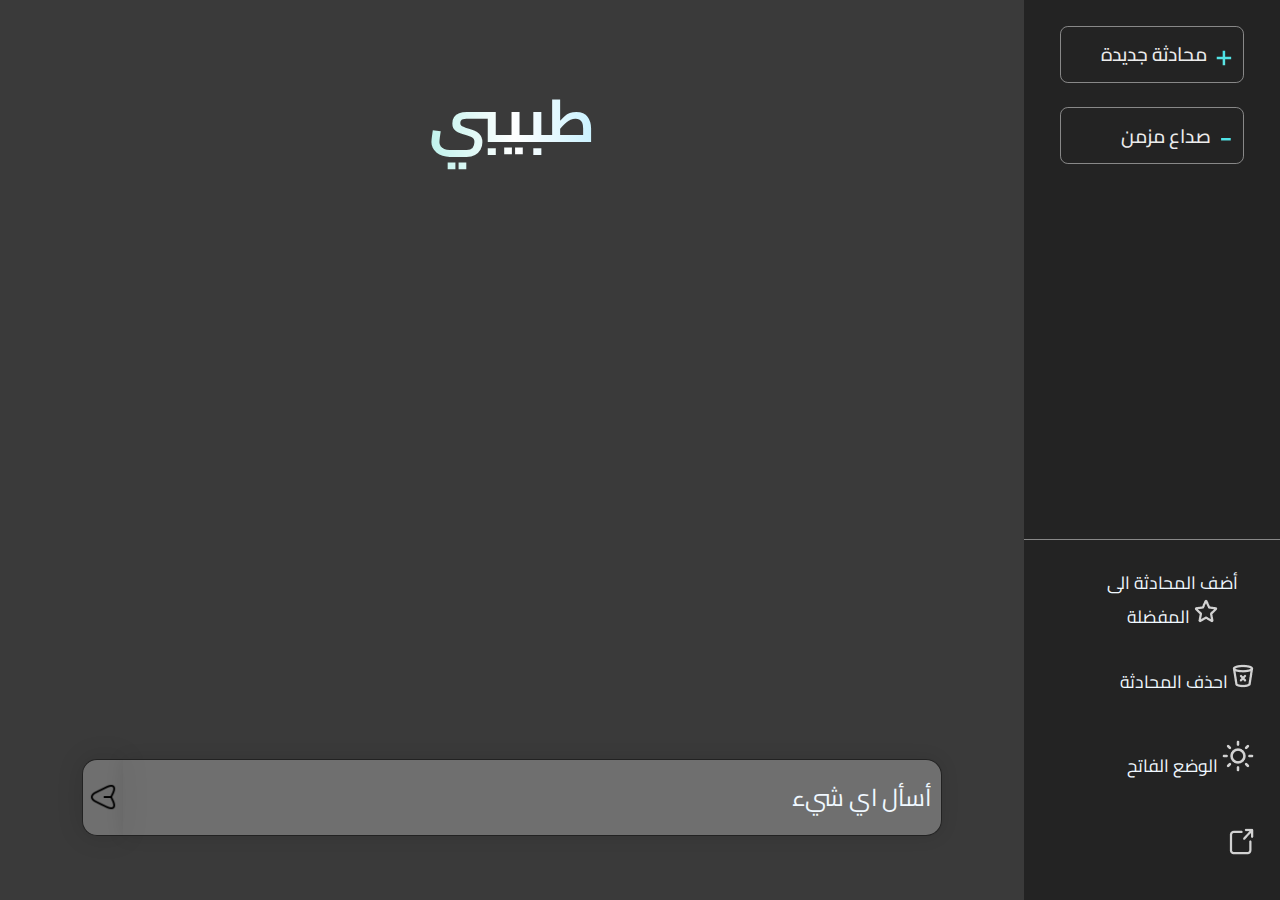
<file: Pages/Chat/HTML/index.html>
<!DOCTYPE html>
<html lang="ar">

<head>
    <meta charset="UTF-8">
    <meta name="viewport" content="width=device-width, initial-scale=1.0">
    <title>الملف الطبي</title>
    <link rel="stylesheet" href="../CSS/style.css">
</head>

<body>
    <main>
        <section>
            <h1>طبيبي</h1>
            <form>
                <input type="text" placeholder="أسأل اي شيء">
                <button><img src="../IMG/arrow.png" alt="arrow"></button>
            </form>
        </section>
        <aside>
            <!-- الجانب الاعلى من القائمة الجانبية -->
            <div>
                <button>
                    محادثة جديدة <span>+</span>
                </button>
                <button>
                    صداع مزمن <span>-</span>
                </button>
            </div>
            <!-- الجانب الاسفل من القائمة السفلية -->
            <div>
                <button>
                    <p>أضف المحادثة الى المفضلة <img src="../IMG/Vector.png" alt=""></p>
                </button>
                <button>
                    <p>احذف المحادثة <img src="../IMG/Vector (1).png" alt=""></p>
                </button>
                <button>
                    <p>الوضع الفاتح <img src="../IMG/contrast.png" alt=""></p>
                </button>
                <button>
                    <img src="../IMG/Vector (2).png" alt="">
                </button>
            </div>
        </aside>
    </main>
</body>

</html>
</file>
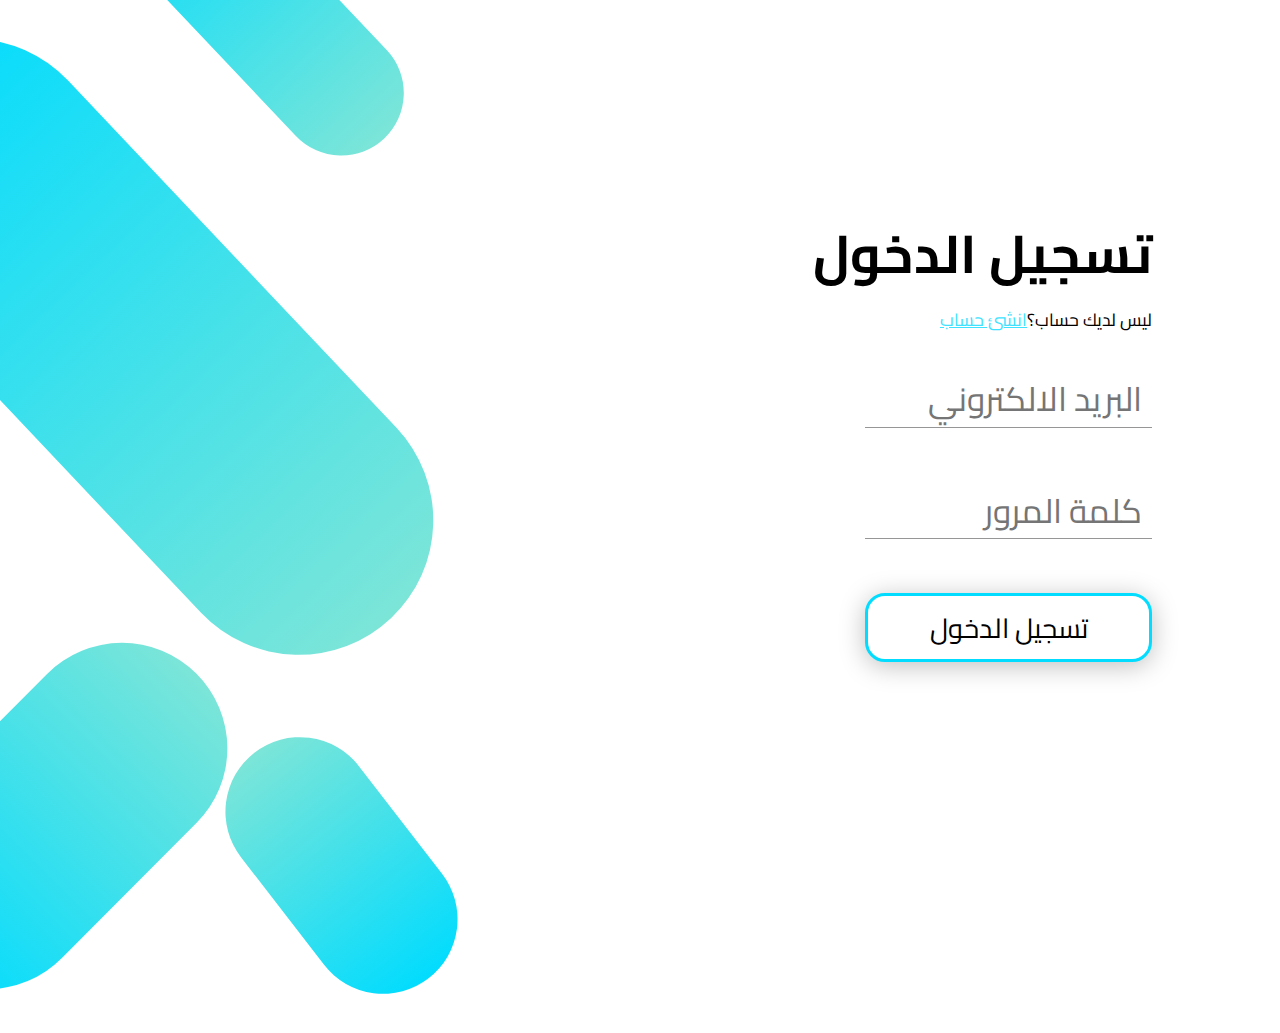
<file: Pages/Sign_In/HTML/index.html>
<!DOCTYPE html>
<html lang="ar">

<head>
    <meta charset="UTF-8">
    <meta name="viewport" content="width=device-width, initial-scale=1.0">
    <title>الملف الطبي</title>
    <link rel="stylesheet" href="../CSS/style.css">
</head>

<body>
    <!-- القائمة العلوية -->
    <header>
        <nav>
            <div>
                <a href="/Pages/Sign_In/HTML/index.html">تسجيل الدخول</a>
                <a href="/Pages/Sign_Up/HTML/index.html">انشاء حساب</a>
            </div>
            <ul>
                <li>
                    <a href="/tabibi/Pages/About_Us/HTML/index.html">
                        عن طبيبي
                    </a>
                </li>
                <li>
                    <a href="#">
                        المزايا
                    </a>
                </li>
                <li>
                    <a href="">
                        تواصل معنا
                    </a>
                </li>
            </ul>
        </nav>
        <a href="/tabibi/Pages/Home_Page/HTML/index.html">
            <img src="/Global/IMG/logo.png" alt="الشعار">
        </a>
    </header>
    <!-- محتوى الصفخة -->
    <main>
        <!-- القسم الاول -->
        <section>
            <!-- التصاميم في يسار الصفحة -->
            <div></div>
            <div></div>
            <div></div>
            <div></div>
        </section>
        <!--  القسم الثاني -->
        <section>
            <h1>تسجيل الدخول</h1>
            <p>ليس لديك حساب؟<a href="../../Sign_Up/HTML/index.html">انشئ حساب</a></p>

            <form>
                <!-- <label for="email">البريد الالكتروني</label> -->
                <input type="email" id="email" placeholder="البريد الالكتروني">
                <!-- <label for="password">كلمة المرور</label> -->
                <input type="password" id="password" placeholder="كلمة المرور" >
                <button>تسجيل الدخول</button>
            </form>
        </section>

    </main>
    <!-- اسفل الصفحة ومعلومات اضافية-->
    <footer>

    </footer>
</body>

</html>
</file>
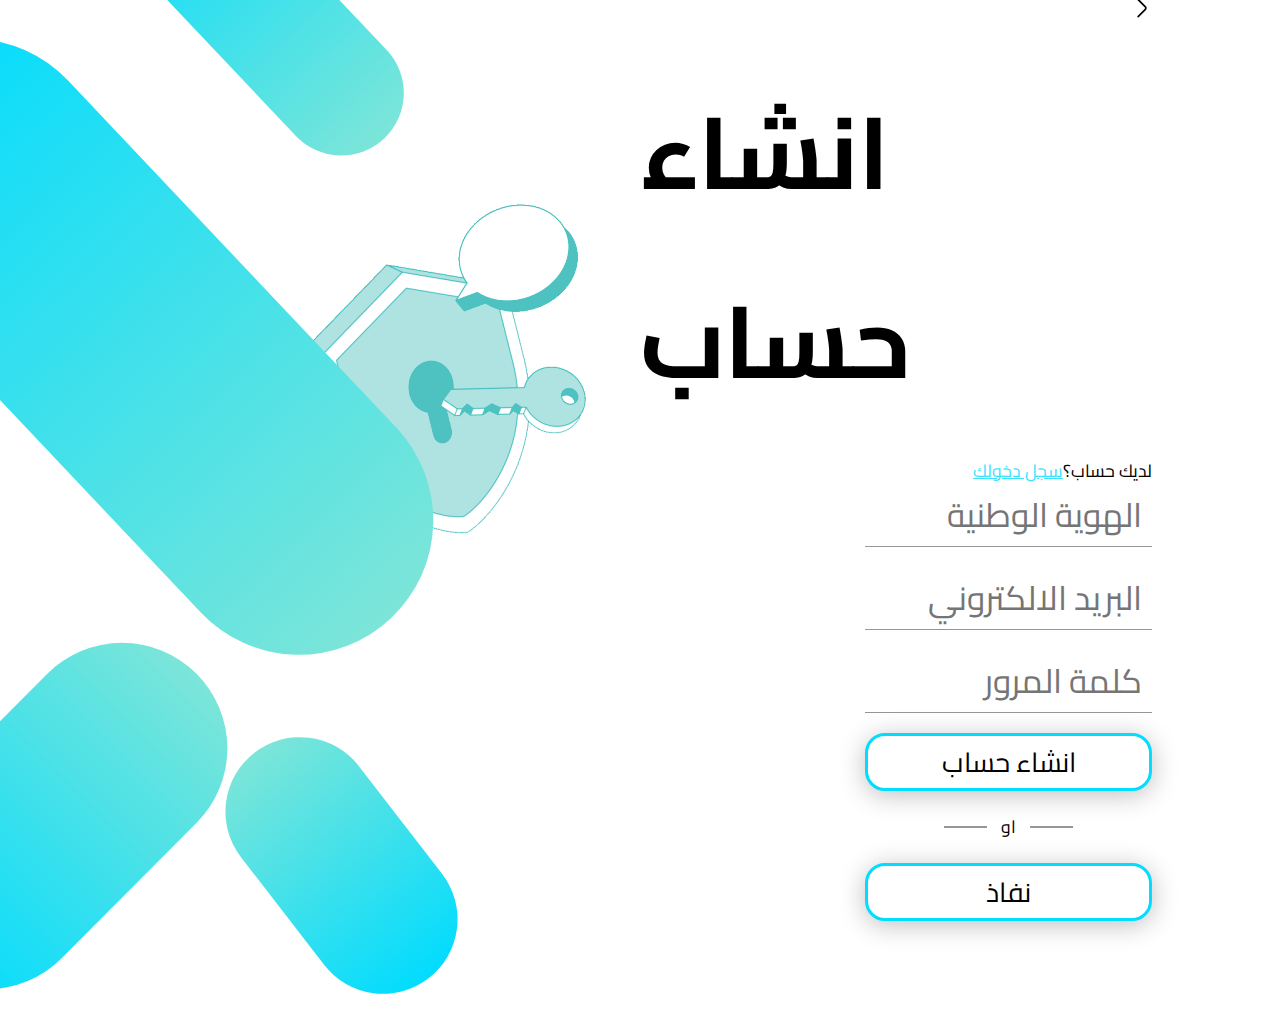
<file: Pages/Sign_Up/HTML/index.html>
<!DOCTYPE html>
<html lang="ar">

<head>
    <meta charset="UTF-8">
    <meta name="viewport" content="width=device-width, initial-scale=1.0">
    <title>انشاء حساب</title>
    <link rel="stylesheet" href="../CSS/style.css">
    <link rel="icon" href="../../../Global/IMG/image.png">
</head>

<body>
    <!-- محتوى الصفخة -->
    <main>
        <!-- القسم الاول -->
        <section>
            <!-- التصاميم في يسار الصفحة -->
            <div></div>
            <div></div>
            <div></div>
            <div></div>
            <img src="../IMG/Key.gif" alt="">
        </section>
        <!--  القسم الثاني -->
        <section>
            <a href="../../Home_Page/HTML/index.html">
                <img src="../IMG/aroow.svg" alt="go_back">
            </a>
            <h1>انشاء حساب</h1>
            <p>لديك حساب؟<a href="../../Sign_In/HTML/index.html" >سجل دخولك</a></p>

            <form>
                <input type="number" placeholder="الهوية الوطنية">
                <input type="email" id="email" placeholder="البريد الالكتروني">
                <input type="password" id="password" placeholder="كلمة المرور" >
                <button>انشاء حساب</button>
                <div>
                    <hr>
                    <p>
                        او
                    </p>
                    <hr>
                </div>
                <button>نفاذ</button>
            </form>
        </section>

    </main>
</body>

</html>
</file>
<file: Pages/Chat/CSS/style.css>
@import url("https://fonts.googleapis.com/css2?family=Cairo:slnt,wght@-11..11,200..1000&display=swap");
* {
  margin: 0;
  padding: 0;
  box-sizing: border-box;
  font-family: Cairo;
}

html {
  overflow-x: hidden;
}

::-webkit-scrollbar {
  width: 3px;
  height: auto;
  color: #3de4e2;
}

header {
  width: 100%;
  height: 11.5vh;
  background: #fff;
  box-shadow: 0px 6px 64px 0px rgba(0, 0, 0, 0.25);
  display: flex;
  justify-content: right;
  align-items: center;
  padding: 0 6% 0 6%;
}
header nav {
  display: flex;
  justify-content: space-between;
  align-items: center;
  width: 90%;
}
header nav > div {
  display: flex;
  justify-content: start;
  align-items: center;
  width: 25%;
  gap: 10%;
}
header nav > div a {
  display: flex;
  justify-content: center;
  align-items: center;
  width: 40%;
  text-decoration: none;
  color: #2e2e2e;
  padding: 8px 12px 8px 12px;
  border: #2e2e2e 1px solid;
  border-radius: 12px;
  transition: 0.3s;
}
header nav > div a:hover {
  background: #12def7;
  color: #fff;
  border: none;
}
header nav > div a:nth-child(1) {
  background: #12def7;
  color: #fff;
}
header nav > div a:nth-child(1):hover {
  background: transparent;
  color: #2e2e2e;
  border: 1px solid #12def7;
}
header nav ul {
  width: 25%;
  display: flex;
  justify-content: space-around;
  align-items: center;
}
header nav ul li {
  list-style: none;
}
header nav ul li a {
  font-size: 1rem;
  cursor: pointer;
  text-decoration: none;
  color: #2e2e2e;
  position: relative;
  font-weight: bold;
}
header nav ul li a::before {
  content: "";
  background-color: #2e2e2e;
  position: absolute;
  bottom: -2px;
  right: 50%;
  height: 2px;
  transition: 0.3s all;
  width: 0;
}
header nav ul li a::after {
  content: "";
  background-color: #2e2e2e;
  position: absolute;
  bottom: -2px;
  left: 50%;
  height: 2px;
  transition: 0.3s all;
  width: 0;
}
header nav ul li a:hover::after, header nav ul li a:hover::before {
  width: 50%;
}

html {
  overflow: hidden;
}

main {
  width: 100%;
  height: 100vh;
  display: flex;
  justify-content: center;
  align-items: center;
}
main section {
  width: 80%;
  height: 100%;
  display: flex;
  justify-content: space-between;
  align-items: center;
  flex-direction: column;
  background: #3a3a3a;
  direction: rtl;
  padding: 5% 0 5% 0;
}
main section h1 {
  color: aliceblue;
  font-size: 3.75rem;
  background: linear-gradient(265deg, #61d9ff -85.46%, #fff 49.5%, #7ce5d8 150%);
  background-clip: text;
  -webkit-background-clip: text;
  -webkit-text-fill-color: transparent;
}
main section form {
  display: flex;
  justify-content: center;
  align-items: center;
  width: 100%;
  height: 10%;
}
main section form input {
  width: 80%;
  height: 100%;
  position: relative;
  border: #222 1px solid;
  border-left: none;
  text-align: right;
  font-size: 1.5rem;
  padding: 0 1% 0 0;
  border-radius: 0 16px 16px 0;
  background: rgba(255, 255, 255, 0.2705882353);
  box-shadow: 0px 0px 17.919px 0px rgba(0, 0, 0, 0.1);
}
main section form input::-moz-placeholder {
  color: aliceblue;
}
main section form input::placeholder {
  color: aliceblue;
}
main section form input::after {
  content: "";
  width: 50%;
  height: 50vh;
  position: absolute;
  background: radial-gradient(rgba(8, 220, 253, 0.2941176471), transparent 70%);
  left: 0;
  bottom: 0;
}
main section form input:focus {
  outline: none;
}
main section form button {
  display: flex;
  justify-content: center;
  align-items: center;
  width: 4%;
  height: 100%;
  background: rgba(255, 255, 255, 0.2705882353);
  border: #222 1px solid;
  border-right: none;
  cursor: pointer;
  border-radius: 15px 0 0 15px;
  box-shadow: 0px 0px 26.105px 0px rgba(0, 0, 0, 0.13);
}
main section form button img {
  height: 40%;
  transform: rotate(180deg);
}
main aside {
  width: 20%;
  height: 100%;
  background: #232323;
}
main aside div:nth-child(1) {
  width: 100%;
  height: 60%;
  display: flex;
  justify-content: start;
  align-items: center;
  padding: 10%;
  flex-direction: column;
  border-bottom: #888 1px solid;
  gap: 5%;
}
main aside div:nth-child(1) button {
  width: 90%;
  height: 11.7%;
  display: flex;
  justify-content: end;
  align-items: center;
  padding: 5%;
  gap: 5%;
  font-size: 1.2rem;
  border-radius: 7.875px;
  border: 1.125px solid #888;
  background: #232323;
  color: #ececec;
  font-weight: 500;
  cursor: pointer;
}
main aside div:nth-child(1) button span {
  font-size: 2rem;
  background-image: linear-gradient(180deg, #1ddff6, #7be6d9);
  -webkit-background-clip: text;
  color: transparent;
}
main aside div:nth-child(2) {
  width: 100%;
  height: 40%;
  display: flex;
  justify-content: start;
  align-items: end;
  padding: 10%;
  flex-direction: column;
  gap: 5%;
}
main aside div:nth-child(2) button {
  display: flex;
  justify-content: end;
  align-items: center;
  width: 80%;
  height: 30%;
  gap: 10%;
  background: none;
  border: none;
  color: aliceblue;
  cursor: pointer;
  font-size: 1.1em;
  position: relative;
}/*# sourceMappingURL=style.css.map */
</file>
<file: Pages/Sign_In/CSS/style.css>
@import url("https://fonts.googleapis.com/css2?family=Cairo:slnt,wght@-11..11,200..1000&display=swap");
* {
  margin: 0;
  padding: 0;
  box-sizing: border-box;
  font-family: Cairo;
}

html {
  overflow-x: hidden;
}

::-webkit-scrollbar {
  width: 3px;
  height: auto;
  color: #3de4e2;
}

header {
  width: 100%;
  height: 11.5vh;
  background: #fff;
  box-shadow: 0px 6px 64px 0px rgba(0, 0, 0, 0.25);
  display: flex;
  justify-content: right;
  align-items: center;
  padding: 0 6% 0 6%;
}
header nav {
  display: flex;
  justify-content: space-between;
  align-items: center;
  width: 90%;
}
header nav > div {
  display: flex;
  justify-content: start;
  align-items: center;
  width: 25%;
  gap: 10%;
}
header nav > div a {
  display: flex;
  justify-content: center;
  align-items: center;
  width: 40%;
  text-decoration: none;
  color: #2e2e2e;
  padding: 8px 12px 8px 12px;
  border: #2e2e2e 1px solid;
  border-radius: 45px;
  transition: 0.3s;
}
header nav > div a:nth-child(1) {
  background: #12DEF7;
  color: #fff;
}
header nav ul {
  width: 25%;
  display: flex;
  justify-content: space-around;
  align-items: center;
}
header nav ul li {
  list-style: none;
}
header nav ul li a {
  font-size: 1rem;
  cursor: pointer;
  text-decoration: none;
  color: #2e2e2e;
  position: relative;
  font-weight: bold;
}
header nav ul li a::before {
  content: "";
  background-color: #2e2e2e;
  position: absolute;
  bottom: -2px;
  right: 50%;
  height: 2px;
  transition: 0.3s all;
  width: 0;
}
header nav ul li a::after {
  content: "";
  background-color: #2e2e2e;
  position: absolute;
  bottom: -2px;
  left: 50%;
  height: 2px;
  transition: 0.3s all;
  width: 0;
}
header nav ul li a:hover::after, header nav ul li a:hover::before {
  width: 50%;
}

header {
  display: none;
}

main {
  display: flex;
  justify-content: center;
  align-items: center;
  width: 100%;
  height: 100vh;
}
main section {
  width: 50%;
  height: 100%;
  position: relative;
}
main section > div {
  background: linear-gradient(180deg, #02dcfe 0%, #7ce5d8 100%);
  border-radius: 201.188px;
  position: absolute;
}
main section > div:nth-child(1) {
  width: 42.1%;
  height: 83%;
  transform: rotate(-43.406deg);
  top: -3%;
}
main section > div:nth-child(2) {
  width: 19.5%;
  height: 41%;
  transform: rotate(-43.406deg);
  top: -20%;
  right: 50%;
  z-index: -1;
}
main section > div:nth-child(3) {
  width: 211px;
  height: 402px;
  transform: rotate(-135.131deg);
  left: -8%;
  bottom: -13%;
}
main section > div:nth-child(4) {
  width: 149px;
  height: 285px;
  transform: rotate(142.33deg);
  bottom: -12%;
  right: 35%;
}
main section:nth-child(2) {
  display: flex;
  justify-content: center;
  align-items: end;
  flex-direction: column;
  padding: 0 10% 0 0;
}
main section:nth-child(2) h1 {
  font-size: 3.3rem;
}
main section:nth-child(2) p {
  font-size: 1.1rem;
}
main section:nth-child(2) p > a {
  color: #3de2ff;
}
main section:nth-child(2) form {
  width: 80%;
  height: 40%;
  display: flex;
  justify-content: center;
  align-items: end;
  flex-direction: column;
  transition: 0.3s;
  gap: 15%;
  position: relative;
}
main section:nth-child(2) form label {
  transition: 0.3s;
  color: #969696;
  position: absolute;
  font-size: 2.1rem;
  cursor: text;
}
main section:nth-child(2) form label:nth-child(3) {
  top: 48%;
}
main section:nth-child(2) form label:nth-child(1) {
  top: 24%;
}
main section:nth-child(2) form input {
  display: block;
  height: 16%;
  width: 70%;
  text-align: right;
  border: none;
  border-bottom: #969696 1px solid;
  font-size: 2.1rem;
  padding: 0 10px 0 10px;
  transition: 0.3s;
}
main section:nth-child(2) form input:focus {
  outline: none;
}
main section:nth-child(2) form button {
  width: 70%;
  height: 19%;
  border-radius: 20px;
  border: 3.529px solid #02dcfe;
  background: #fff;
  font-size: 27.318px;
  box-shadow: 0px 4.047px 25.092px 0px rgba(0, 0, 0, 0.25);
  transition: 0.3s;
  cursor: pointer;
}
main section:nth-child(2) form button:hover {
  background-color: #02dcfe;
}/*# sourceMappingURL=style.css.map */
</file>
<file: Pages/Sign_Up/CSS/style.css>
@import url("https://fonts.googleapis.com/css2?family=Cairo:slnt,wght@-11..11,200..1000&display=swap");
* {
  margin: 0;
  padding: 0;
  box-sizing: border-box;
  font-family: Cairo;
}

html {
  overflow-x: hidden;
}

::-webkit-scrollbar {
  width: 3px;
  height: auto;
  color: #3de4e2;
}

header {
  display: flex;
  justify-content: space-between;
  align-items: center;
  width: 100%;
  height: 11.5vh;
  background: #fff;
  box-shadow: 0px 6px 64px 0px rgba(0, 0, 0, 0.25);
  padding: 0 7.5% 0 7.5%;
}
header nav {
  display: flex;
  justify-content: space-between;
  align-items: center;
  width: 85%;
}
header nav > div {
  display: flex;
  justify-content: start;
  align-items: center;
  width: 25%;
  gap: 10%;
}
header nav > div a {
  display: flex;
  justify-content: center;
  align-items: center;
  width: 40%;
  text-decoration: none;
  color: #2e2e2e;
  padding: 8px 12px 8px 12px;
  border: #2e2e2e 1px solid;
  border-radius: 12px;
  transition: 0.3s;
}
header nav > div a:hover {
  background: #12def7;
  color: #fff;
  border: none;
}
header nav > div a:nth-child(1) {
  background: #12def7;
  color: #fff;
}
header nav > div a:nth-child(1):hover {
  background: transparent;
  color: #2e2e2e;
  border: 1px solid #12def7;
}
header nav ul {
  width: 25%;
  display: flex;
  justify-content: space-around;
  align-items: center;
}
header nav ul li {
  list-style: none;
}
header nav ul li a {
  font-size: 1rem;
  cursor: pointer;
  text-decoration: none;
  color: #2e2e2e;
  position: relative;
  font-weight: bold;
}
header nav ul li a::before {
  content: "";
  background-color: #2e2e2e;
  position: absolute;
  bottom: -2px;
  right: 50%;
  height: 2px;
  transition: 0.3s all;
  width: 0;
}
header nav ul li a::after {
  content: "";
  background-color: #2e2e2e;
  position: absolute;
  bottom: -2px;
  left: 50%;
  height: 2px;
  transition: 0.3s all;
  width: 0;
}
header nav ul li a:hover::after, header nav ul li a:hover::before {
  width: 50%;
}

footer {
  display: flex;
  justify-content: space-between;
  align-items: center;
  width: 100%;
  height: 30vh;
  position: relative;
  flex-direction: column;
  gap: 5%;
  margin: 35vh 0 0 0;
}
footer hr {
  border: #000 1px solid;
  width: 85%;
}
footer section {
  width: 85%;
  height: 95%;
  display: flex;
  justify-content: space-between;
  align-items: center;
}
footer section div {
  display: flex;
  justify-content: center;
  align-items: center;
}
footer section div:nth-child(1) {
  display: flex;
  justify-content: center;
  align-items: center;
  gap: 5%;
}
footer section div:nth-child(2) ul {
  display: flex;
  justify-content: center;
  align-items: center;
  gap: 15%;
}
footer section div:nth-child(2) ul li {
  width: 20%;
  list-style: none;
}
footer section div:nth-child(2) ul li a {
  text-decoration: none;
  width: 100%;
  white-space: nowrap;
  color: #2e2e2e;
  font-weight: bold;
  font-size: 1.3rem;
}
footer section div:nth-child(3) img {
  height: 60px;
  cursor: pointer;
}
footer > img {
  position: absolute;
  inset: auto 0 0 0;
  width: 100%;
}
footer > img::after {
  content: "";
  width: 700px;
  height: 700px;
  background: radial-gradient(rgba(8, 220, 253, 0.1882352941), transparent 70%);
  position: absolute;
  right: 0%;
  top: 0%;
  z-index: 1;
}
footer > img:nth-child(5) {
  transform: scaleX(-1);
}

html {
  overflow: hidden;
}

main {
  display: flex;
  justify-content: center;
  align-items: center;
  width: 100%;
  height: 100vh;
}
main section {
  width: 50%;
  height: 100%;
  position: relative;
}
main section > div {
  background: linear-gradient(180deg, #02dcfe 0%, #7ce5d8 100%);
  border-radius: 201.188px;
  position: absolute;
}
main section > div:nth-child(1) {
  width: 42.1%;
  height: 83%;
  transform: rotate(-43.406deg);
  top: -3%;
}
main section > div:nth-child(2) {
  width: 19.5%;
  height: 41%;
  transform: rotate(-43.406deg);
  top: -20%;
  right: 50%;
  z-index: -1;
}
main section > div:nth-child(3) {
  width: 211px;
  height: 402px;
  transform: rotate(-135.131deg);
  left: -8%;
  bottom: -13%;
}
main section > div:nth-child(4) {
  width: 149px;
  height: 285px;
  transform: rotate(142.33deg);
  bottom: -12%;
  right: 35%;
}
main section img {
  position: absolute;
  z-index: -5;
  right: -10%;
  bottom: 30%;
}
main section:nth-child(2) {
  display: flex;
  justify-content: center;
  align-items: end;
  flex-direction: column;
  padding: 0 10% 0 0;
}
main section:nth-child(2) > a:nth-child(1) {
  width: 5%;
  height: 5%;
  position: relative;
}
main section:nth-child(2) > a:nth-child(1) > img {
  width: 100%;
  height: 100%;
}
main section:nth-child(2) h1 {
  font-size: 6.3rem;
}
main section:nth-child(2) p {
  font-size: 1.1rem;
}
main section:nth-child(2) p > a {
  color: #3de2ff;
}
main section:nth-child(2) form {
  width: 80%;
  height: 50%;
  display: flex;
  justify-content: center;
  align-items: end;
  flex-direction: column;
  transition: 0.3s;
  gap: 5%;
  position: relative;
}
main section:nth-child(2) form label {
  transition: 0.3s;
  color: #969696;
  position: absolute;
  font-size: 2.1rem;
  cursor: text;
}
main section:nth-child(2) form label:nth-child(3) {
  top: 48%;
}
main section:nth-child(2) form label:nth-child(1) {
  top: 24%;
}
main section:nth-child(2) form input {
  display: block;
  height: 16%;
  width: 70%;
  text-align: right;
  border: none;
  border-bottom: #969696 1px solid;
  font-size: 2.1rem;
  padding: 0 10px 0 10px;
  transition: 0.3s;
}
main section:nth-child(2) form input:focus {
  outline: none;
}
main section:nth-child(2) form button {
  width: 70%;
  height: 15%;
  border-radius: 20px;
  border: 3.529px solid #02dcfe;
  background: #fff;
  font-size: 27.318px;
  box-shadow: 0px 4.047px 25.092px 0px rgba(0, 0, 0, 0.25);
  transition: 0.3s;
  cursor: pointer;
}
main section:nth-child(2) form button:hover {
  background-color: #02dcfe;
}
main section:nth-child(2) form div {
  width: 70%;
  display: flex;
  justify-content: center;
  align-items: center;
  gap: 5%;
}
main section:nth-child(2) form div hr {
  border: 1px solid #969696;
  width: 15%;
}
main section:nth-child(2) form button:nth-child(5) {
  color: #0a9a8f;
  font-family: "GE Dinkum";
  font-size: 30px;
}
main section:nth-child(2) form button:nth-child(5):hover {
  color: aliceblue;
}

section:nth-child(2) {
  gap: 2%;
}

input::-webkit-outer-spin-button,
input::-webkit-inner-spin-button {
  -webkit-appearance: none;
  margin: 0;
}

/* Firefox */
input[type=number] {
  -moz-appearance: textfield;
}/*# sourceMappingURL=style.css.map */
</file>
